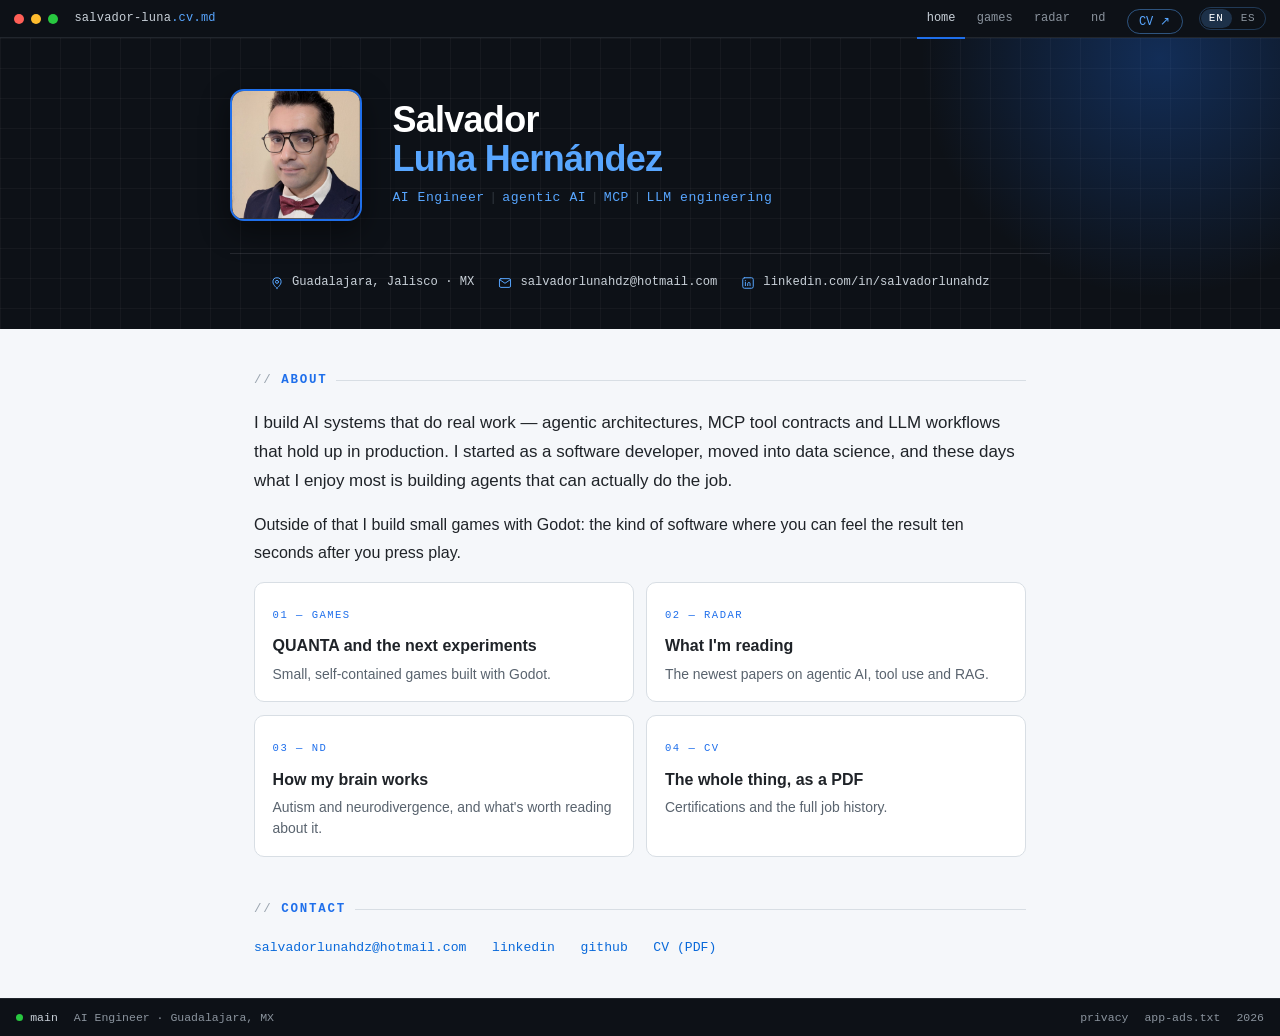
<file: index.html>
<!DOCTYPE html>
<html lang="en">
<head>
<meta charset="utf-8">
<meta name="viewport" content="width=device-width, initial-scale=1">
<title data-i18n="home.title">Salvador Luna — AI Engineer, agentic systems &amp; game developer</title>
<meta name="description" data-i18n-attr="content:home.desc" content="Salvador Luna (chavamoon) — AI engineer working on agentic systems, MCP tool contracts and ontology engineering. Maker of QUANTA, an endless momentum platformer for Android.">
<link rel="icon" href="/assets/favicon.svg" type="image/svg+xml">
<link rel="icon" href="/favicon.ico" sizes="32x32">
<link rel="apple-touch-icon" href="/assets/favicon-180.png">
<link rel="stylesheet" href="/assets/site.css">
<link rel="author" href="/humans.txt">
</head>
<body>

<div class="chrome">
  <span class="dots"><i></i><i></i><i></i></span>
  <span class="file">salvador-luna<em>.cv.md</em></span>
  <nav class="nav" aria-label="Sections" data-i18n-attr="aria-label:nav.label">
    <a href="/" class="on" aria-current="page" data-i18n="nav.home">home</a>
    <a href="/games/" data-i18n="nav.games">games</a>
    <a href="/radar/" data-i18n="nav.radar">radar</a>
    <a href="/nd/" data-i18n="nav.nd">nd</a>
    <a class="cv" href="/cv/Salvador_Luna_CV.pdf" target="_blank" rel="noopener" data-i18n="nav.cv">CV ↗</a>
  </nav>
  <span class="lang-switch" role="group" aria-label="Language" data-i18n-attr="aria-label:nav.lang">
    <button type="button" data-set-lang="en" class="on" aria-pressed="true">EN</button>
    <button type="button" data-set-lang="es" aria-pressed="false">ES</button>
  </span>
</div>

<header class="hero">
  <div class="hero-in">
    <img class="photo" src="/assets/photo.jpg" alt="Salvador Luna Hernández" width="132" height="132">
    <div>
      <h1>Salvador<em>Luna Hernández</em></h1>
      <p class="tagline" data-i18n-html="home.tagline">AI Engineer<span>|</span>agentic AI<span>|</span>MCP<span>|</span>LLM engineering</p>
    </div>
  </div>
  <ul class="contacts">
    <li>
      <svg viewBox="0 0 24 24"><path d="M12 21s7-5.6 7-11a7 7 0 1 0-14 0c0 5.4 7 11 7 11Z"/><circle cx="12" cy="10" r="2.6"/></svg>
      Guadalajara, Jalisco · MX
    </li>
    <li>
      <svg viewBox="0 0 24 24"><rect x="2.5" y="4.5" width="19" height="15" rx="2.4"/><path d="m3 6.4 9 6.1 9-6.1"/></svg>
      <a href="mailto:salvadorlunahdz@hotmail.com">salvadorlunahdz@hotmail.com</a>
    </li>
    <li>
      <svg viewBox="0 0 24 24"><rect x="3" y="3" width="18" height="18" rx="3"/><path d="M7.5 10.5v6M7.5 7.6v.1M11.5 16.5v-3.4a2 2 0 0 1 4 0v3.4"/></svg>
      <a href="https://www.linkedin.com/in/salvadorlunahdz/" target="_blank" rel="noopener">linkedin.com/in/salvadorlunahdz</a>
    </li>
  </ul>
</header>

<main>
  <section id="about">
    <h2 data-i18n="home.about">About</h2>
    <p class="lead" data-i18n="home.about1">
      I build AI systems that do real work — agentic architectures, MCP tool contracts and
      LLM workflows that hold up in production. I started as a software developer, moved
      into data science, and these days what I enjoy most is building agents that can
      actually do the job.
    </p>
    <p data-i18n="home.about2">
      Outside of that I build small games with Godot: the kind of software where you can
      feel the result ten seconds after you press play.
    </p>

    <div class="entries">
      <a class="entry" href="/games/">
        <span class="k" data-i18n="home.games.k">01 — games</span>
        <h3 data-i18n="home.games.t">QUANTA and the next experiments</h3>
        <p data-i18n="home.games.p">Small, self-contained games built with Godot.</p>
      </a>
      <a class="entry" href="/radar/">
        <span class="k" data-i18n="home.radar.k">02 — radar</span>
        <h3 data-i18n="home.radar.t">What I'm reading</h3>
        <p data-i18n="home.radar.p">The newest papers on agentic AI, tool use and RAG.</p>
      </a>
      <a class="entry" href="/nd/">
        <span class="k" data-i18n="home.nd.k">03 — nd</span>
        <h3 data-i18n="home.nd.t">How my brain works</h3>
        <p data-i18n="home.nd.p">Autism and neurodivergence, and what's worth reading about it.</p>
      </a>
      <a class="entry" href="/cv/Salvador_Luna_CV.pdf" target="_blank" rel="noopener">
        <span class="k" data-i18n="home.cv.k">04 — CV</span>
        <h3 data-i18n="home.cv.t">The whole thing, as a PDF</h3>
        <p data-i18n="home.cv.p">Certifications and the full job history.</p>
      </a>
    </div>
  </section>

  <section id="contact">
    <h2 data-i18n="common.contact">Contact</h2>
    <ul class="links">
      <li><a href="mailto:salvadorlunahdz@hotmail.com">salvadorlunahdz@hotmail.com</a></li>
      <li><a href="https://www.linkedin.com/in/salvadorlunahdz/" target="_blank" rel="noopener">linkedin</a></li>
      <li><a href="https://github.com/chavamoon" target="_blank" rel="noopener">github</a></li>
      <li><a href="/cv/Salvador_Luna_CV.pdf" target="_blank" rel="noopener">CV (PDF)</a></li>
    </ul>
  </section>
</main>

<footer class="status">
  <span><span class="dot"></span><span class="branch">main</span></span>
  <span data-i18n="footer.role">AI Engineer · Guadalajara, MX</span>
  <span class="right">
    <span><a href="/quanta/privacy/" style="color:inherit" data-i18n="footer.privacy">privacy</a></span>
    <span><a href="/app-ads.txt" style="color:inherit">app-ads.txt</a></span>
    <span id="y">2026</span>
  </span>
</footer>

<script src="/assets/i18n.js"></script>
<script src="/assets/app.js"></script>
</body>
</html>
</file>
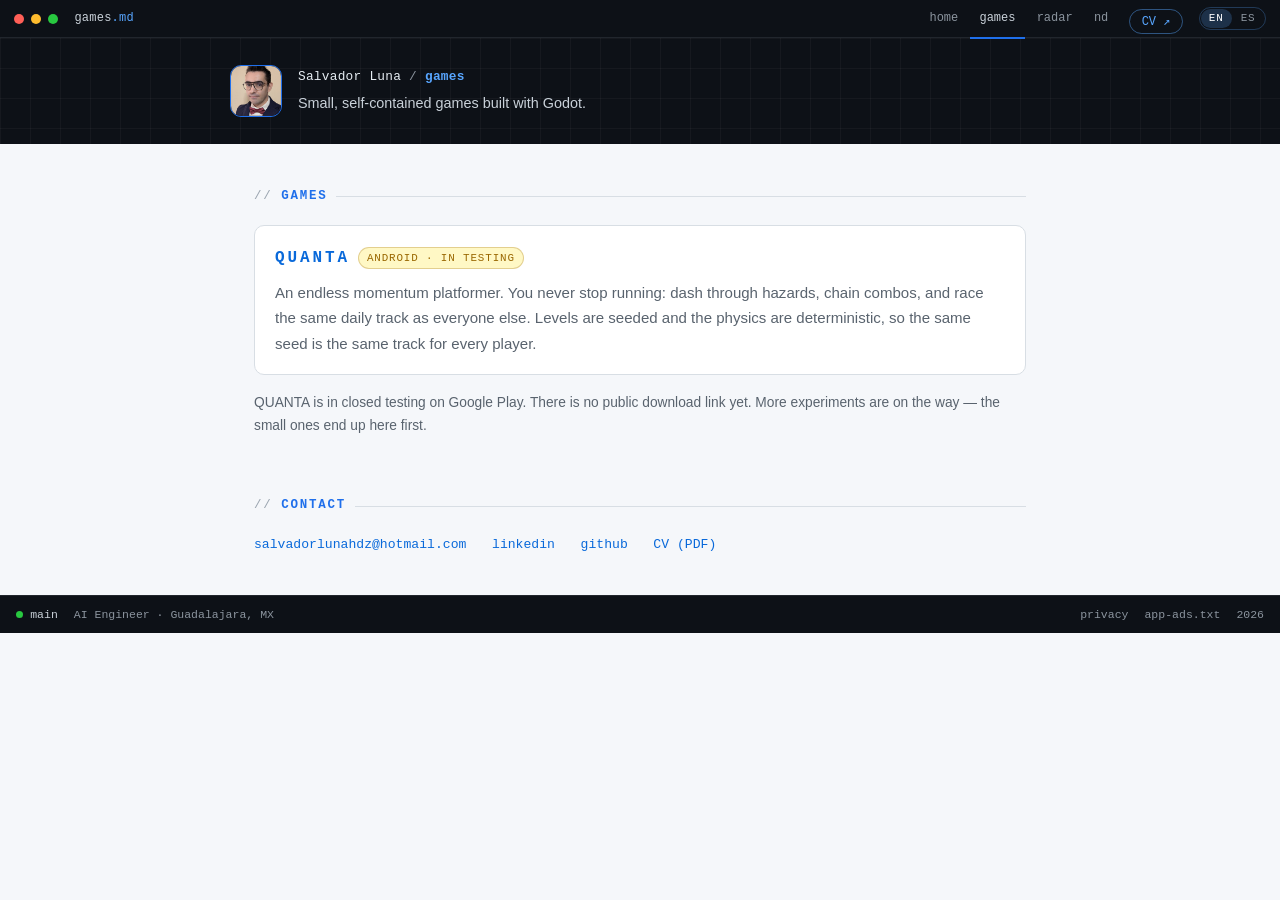
<file: games/index.html>
<!DOCTYPE html>
<html lang="en">
<head>
<meta charset="utf-8">
<meta name="viewport" content="width=device-width, initial-scale=1">
<title data-i18n="games.title">Games — Salvador Luna</title>
<meta name="description" data-i18n-attr="content:games.desc" content="Small, self-contained games built with Godot by Salvador Luna (chavamoon). QUANTA, an endless momentum platformer for Android.">
<link rel="icon" href="/assets/favicon.svg" type="image/svg+xml">
<link rel="icon" href="/favicon.ico" sizes="32x32">
<link rel="apple-touch-icon" href="/assets/favicon-180.png">
<link rel="stylesheet" href="/assets/site.css">
<link rel="author" href="/humans.txt">
</head>
<body>

<div class="chrome">
  <span class="dots"><i></i><i></i><i></i></span>
  <span class="file">games<em>.md</em></span>
  <nav class="nav" aria-label="Sections" data-i18n-attr="aria-label:nav.label">
    <a href="/" data-i18n="nav.home">home</a>
    <a href="/games/" class="on" aria-current="page" data-i18n="nav.games">games</a>
    <a href="/radar/" data-i18n="nav.radar">radar</a>
    <a href="/nd/" data-i18n="nav.nd">nd</a>
    <a class="cv" href="/cv/Salvador_Luna_CV.pdf" target="_blank" rel="noopener" data-i18n="nav.cv">CV ↗</a>
  </nav>
  <span class="lang-switch" role="group" aria-label="Language" data-i18n-attr="aria-label:nav.lang">
    <button type="button" data-set-lang="en" class="on" aria-pressed="true">EN</button>
    <button type="button" data-set-lang="es" aria-pressed="false">ES</button>
  </span>
</div>

<header class="page-head">
  <div class="page-in">
    <img class="avatar" src="/assets/photo.jpg" alt="" width="52" height="52">
    <div>
      <p class="crumb"><a href="/">Salvador Luna</a> / <b>games</b></p>
      <p class="page-sub" data-i18n="games.sub">Small, self-contained games built with Godot.</p>
    </div>
  </div>
</header>

<main>
  <section>
    <h2 data-i18n="games.h2">Games</h2>

    <a class="game" href="/quanta/">
      <b>QUANTA</b><span class="tag" data-i18n="games.tag">Android · in testing</span>
      <p data-i18n="games.quanta">
        An endless momentum platformer. You never stop running: dash through hazards,
        chain combos, and race the same daily track as everyone else. Levels are seeded
        and the physics are deterministic, so the same seed is the same track for every
        player.
      </p>
    </a>

    <p class="note" data-i18n="games.note">
      QUANTA is in closed testing on Google Play. There is no public download link yet.
      More experiments are on the way — the small ones end up here first.
    </p>
  </section>

  <section id="contact">
    <h2 data-i18n="common.contact">Contact</h2>
    <ul class="links">
      <li><a href="mailto:salvadorlunahdz@hotmail.com">salvadorlunahdz@hotmail.com</a></li>
      <li><a href="https://www.linkedin.com/in/salvadorlunahdz/" target="_blank" rel="noopener">linkedin</a></li>
      <li><a href="https://github.com/chavamoon" target="_blank" rel="noopener">github</a></li>
      <li><a href="/cv/Salvador_Luna_CV.pdf" target="_blank" rel="noopener">CV (PDF)</a></li>
    </ul>
  </section>
</main>

<footer class="status">
  <span><span class="dot"></span><span class="branch">main</span></span>
  <span data-i18n="footer.role">AI Engineer · Guadalajara, MX</span>
  <span class="right">
    <span><a href="/quanta/privacy/" style="color:inherit" data-i18n="footer.privacy">privacy</a></span>
    <span><a href="/app-ads.txt" style="color:inherit">app-ads.txt</a></span>
    <span id="y">2026</span>
  </span>
</footer>

<script src="/assets/i18n.js"></script>
<script src="/assets/app.js"></script>
</body>
</html>
</file>
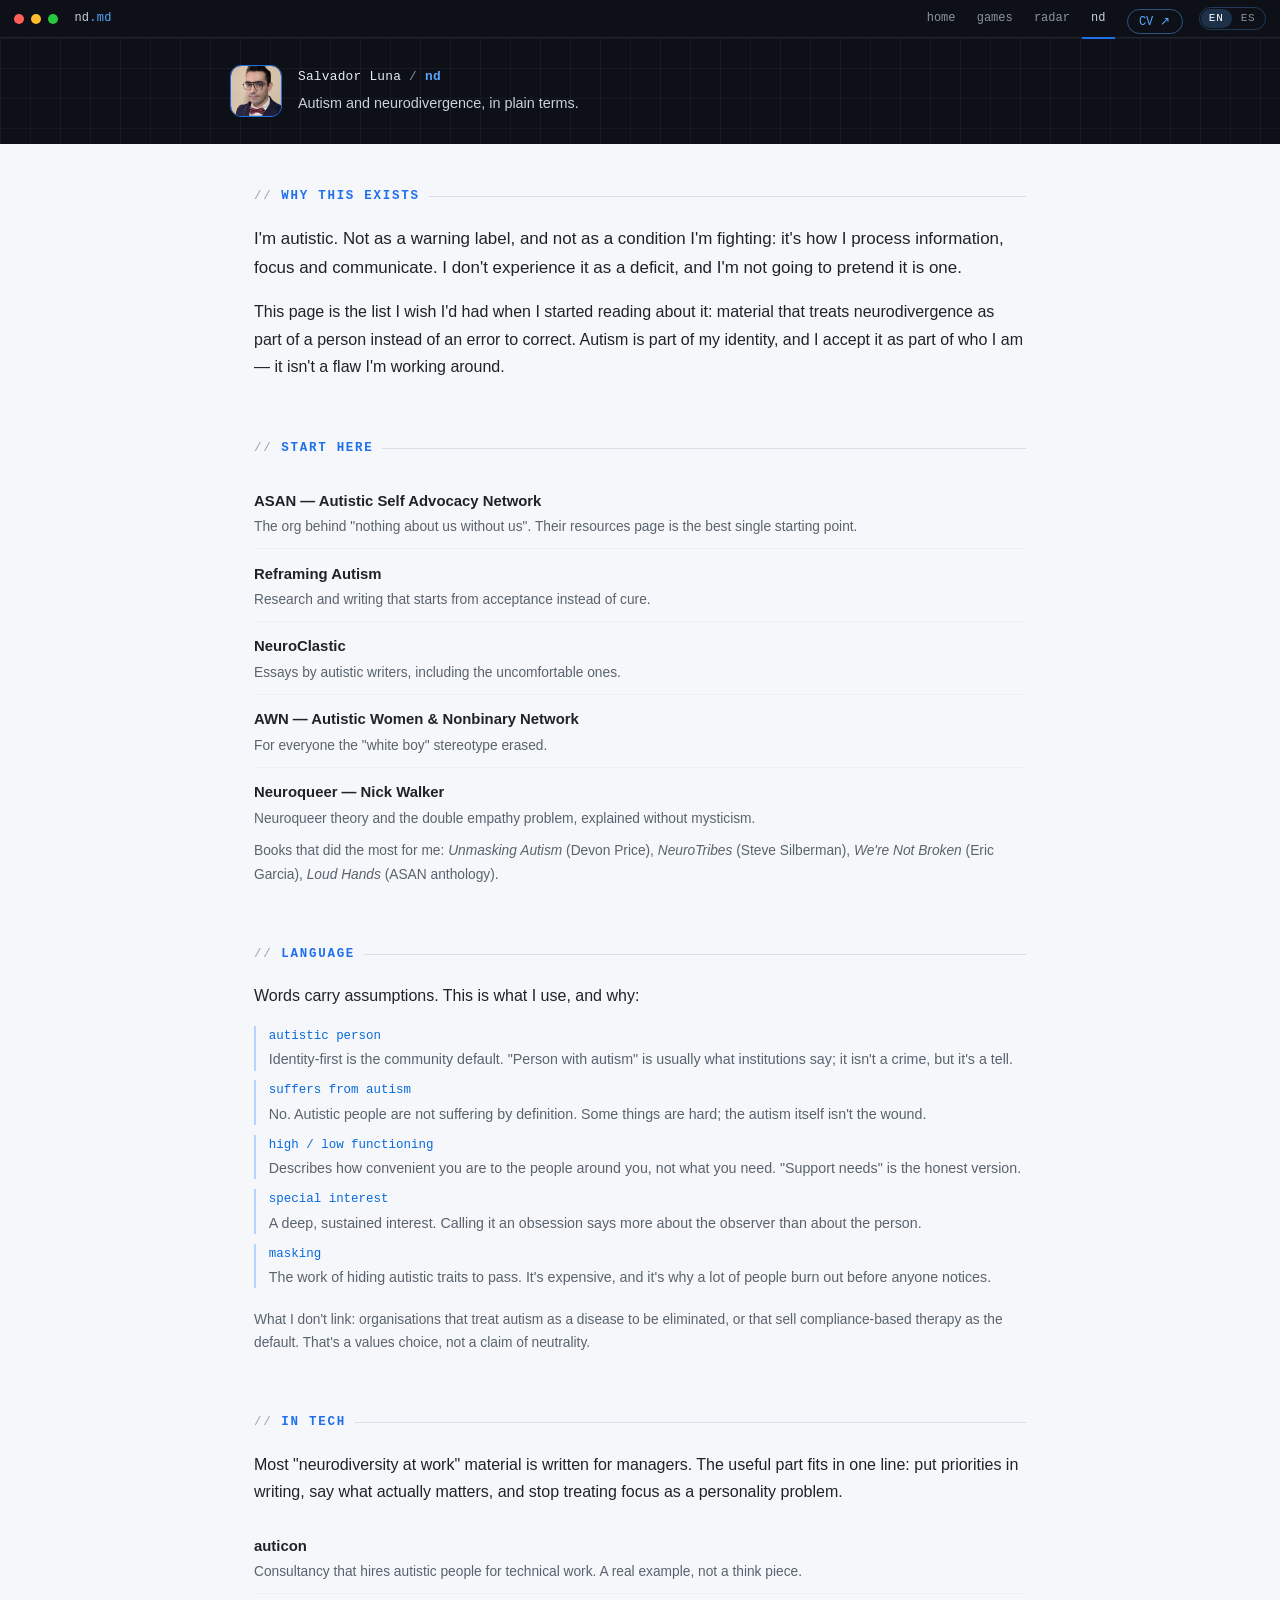
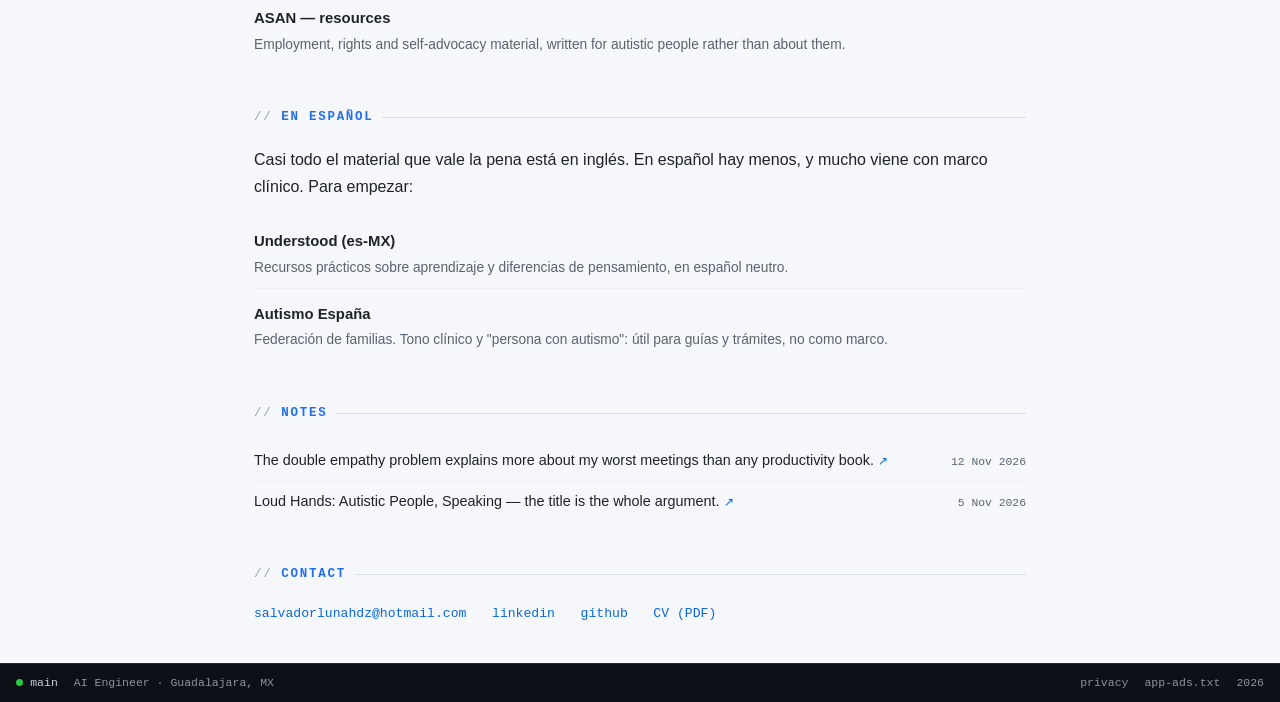
<file: nd/index.html>
<!DOCTYPE html>
<html lang="en">
<head>
<meta charset="utf-8">
<meta name="viewport" content="width=device-width, initial-scale=1">
<title>nd — Autism and neurodivergence — Salvador Luna</title>
<meta name="description" content="Salvador Luna on autism and neurodivergence: why he doesn't treat it as a deficit, the material worth reading, and the language he uses.">
<link rel="icon" href="/assets/favicon.svg" type="image/svg+xml">
<link rel="icon" href="/favicon.ico" sizes="32x32">
<link rel="apple-touch-icon" href="/assets/favicon-180.png">
<link rel="stylesheet" href="/assets/site.css">
<link rel="author" href="/humans.txt">
</head>
<body>

<div class="chrome">
  <span class="dots"><i></i><i></i><i></i></span>
  <span class="file">nd<em>.md</em></span>
  <nav class="nav" aria-label="Sections" data-i18n-attr="aria-label:nav.label">
    <a href="/" data-i18n="nav.home">home</a>
    <a href="/games/" data-i18n="nav.games">games</a>
    <a href="/radar/" data-i18n="nav.radar">radar</a>
    <a href="/nd/" class="on" aria-current="page" data-i18n="nav.nd">nd</a>
    <a class="cv" href="/cv/Salvador_Luna_CV.pdf" target="_blank" rel="noopener" data-i18n="nav.cv">CV ↗</a>
  </nav>
  <span class="lang-switch" role="group" aria-label="Language" data-i18n-attr="aria-label:nav.lang">
    <button type="button" data-set-lang="en" class="on" aria-pressed="true">EN</button>
    <button type="button" data-set-lang="es" aria-pressed="false">ES</button>
  </span>
</div>

<header class="page-head">
  <div class="page-in">
    <img class="avatar" src="/assets/photo.jpg" alt="" width="52" height="52">
    <div>
      <p class="crumb"><a href="/">Salvador Luna</a> / <b>nd</b></p>
      <p class="page-sub" data-i18n="nd.sub">Autism and neurodivergence, in plain terms.</p>
    </div>
  </div>
</header>

<main>
  <div data-lang="en">

    <section>
      <h2>Why this exists</h2>
      <p class="lead">
        I'm autistic. Not as a warning label, and not as a condition I'm fighting: it's
        how I process information, focus and communicate. I don't experience it as a
        deficit, and I'm not going to pretend it is one.
      </p>
      <p>
        This page is the list I wish I'd had when I started reading about it: material
        that treats neurodivergence as part of a person instead of an error to correct.
        Autism is part of my identity, and I accept it as part of who I am — it isn't a
        flaw I'm working around.
      </p>
    </section>

    <section>
      <h2>Start here</h2>
      <ul class="res">
        <li>
          <a href="https://autisticadvocacy.org/" target="_blank" rel="noopener">ASAN — Autistic Self Advocacy Network</a>
          <p>The org behind "nothing about us without us". Their resources page is the best single starting point.</p>
        </li>
        <li>
          <a href="https://reframingautism.org.au/" target="_blank" rel="noopener">Reframing Autism</a>
          <p>Research and writing that starts from acceptance instead of cure.</p>
        </li>
        <li>
          <a href="https://neuroclastic.com/" target="_blank" rel="noopener">NeuroClastic</a>
          <p>Essays by autistic writers, including the uncomfortable ones.</p>
        </li>
        <li>
          <a href="https://autisticwomen.org/" target="_blank" rel="noopener">AWN — Autistic Women &amp; Nonbinary Network</a>
          <p>For everyone the "white boy" stereotype erased.</p>
        </li>
        <li>
          <a href="https://neuroqueer.com/" target="_blank" rel="noopener">Neuroqueer — Nick Walker</a>
          <p>Neuroqueer theory and the double empathy problem, explained without mysticism.</p>
        </li>
      </ul>
      <p class="note">
        Books that did the most for me: <em>Unmasking Autism</em> (Devon Price),
        <em>NeuroTribes</em> (Steve Silberman), <em>We're Not Broken</em> (Eric Garcia),
        <em>Loud Hands</em> (ASAN anthology).
      </p>
    </section>

    <section>
      <h2>Language</h2>
      <p>Words carry assumptions. This is what I use, and why:</p>
      <dl class="terms">
        <div>
          <dt>autistic person</dt>
          <dd>Identity-first is the community default. "Person with autism" is usually what institutions say; it isn't a crime, but it's a tell.</dd>
        </div>
        <div>
          <dt>suffers from autism</dt>
          <dd>No. Autistic people are not suffering by definition. Some things are hard; the autism itself isn't the wound.</dd>
        </div>
        <div>
          <dt>high / low functioning</dt>
          <dd>Describes how convenient you are to the people around you, not what you need. "Support needs" is the honest version.</dd>
        </div>
        <div>
          <dt>special interest</dt>
          <dd>A deep, sustained interest. Calling it an obsession says more about the observer than about the person.</dd>
        </div>
        <div>
          <dt>masking</dt>
          <dd>The work of hiding autistic traits to pass. It's expensive, and it's why a lot of people burn out before anyone notices.</dd>
        </div>
      </dl>
      <p class="note">
        What I don't link: organisations that treat autism as a disease to be eliminated,
        or that sell compliance-based therapy as the default. That's a values choice, not
        a claim of neutrality.
      </p>
    </section>

    <section>
      <h2>In tech</h2>
      <p>
        Most "neurodiversity at work" material is written for managers. The useful part
        fits in one line: put priorities in writing, say what actually matters, and stop
        treating focus as a personality problem.
      </p>
      <ul class="res">
        <li>
          <a href="https://auticon.com/" target="_blank" rel="noopener">auticon</a>
          <p>Consultancy that hires autistic people for technical work. A real example, not a think piece.</p>
        </li>
        <li>
          <a href="https://autisticadvocacy.org/resources/" target="_blank" rel="noopener">ASAN — resources</a>
          <p>Employment, rights and self-advocacy material, written for autistic people rather than about them.</p>
        </li>
      </ul>
    </section>

    <section>
      <h2>En español</h2>
      <p>
        Casi todo el material que vale la pena está en inglés. En español hay menos, y
        mucho viene con marco clínico. Para empezar:
      </p>
      <ul class="res">
        <li>
          <a href="https://www.understood.org/es-mx" target="_blank" rel="noopener">Understood (es-MX)</a>
          <p>Recursos prácticos sobre aprendizaje y diferencias de pensamiento, en español neutro.</p>
        </li>
        <li>
          <a href="https://autismo.org.es/" target="_blank" rel="noopener">Autismo España</a>
          <p>Federación de familias. Tono clínico y "persona con autismo": útil para guías y trámites, no como marco.</p>
        </li>
      </ul>
    </section>

    <section>
      <h2>Notes</h2>
      <div data-notes="en">
        <ul class="feed">
          <li>
            <a class="ptitle" href="https://en.wikipedia.org/wiki/Double_empathy_problem" target="_blank" rel="noopener">The double empathy problem explains more about my worst meetings than any productivity book.</a>
            <span class="pmeta">12 Nov 2026</span>
          </li>
          <li>
            <a class="ptitle" href="https://autisticadvocacy.org/book/loud-hands-autistic-people-speaking/" target="_blank" rel="noopener">Loud Hands: Autistic People, Speaking — the title is the whole argument.</a>
            <span class="pmeta">5 Nov 2026</span>
          </li>
        </ul>
      </div>
    </section>

  </div>

  <div data-lang="es" hidden>

    <section>
      <h2>Por qué existe esto</h2>
      <p class="lead">
        Soy autista. No como etiqueta de advertencia ni como una condición que esté
        combatiendo: es cómo proceso la información, cómo me concentro y cómo me
        comunico. No lo vivo como un déficit y no voy a fingir que lo sea.
      </p>
      <p>
        Esta página es la lista que me habría gustado tener cuando empecé a leer sobre
        el tema: material que trata la neurodivergencia como parte de una persona, no
        como un error que corregir. El autismo es parte de mi identidad y lo acepto como
        parte de quien soy: no es un defecto que esté sorteando.
      </p>
    </section>

    <section>
      <h2>Para empezar</h2>
      <ul class="res">
        <li>
          <a href="https://autisticadvocacy.org/" target="_blank" rel="noopener">ASAN — Autistic Self Advocacy Network</a>
          <p>La organización detrás de "nada sobre nosotros sin nosotros". Su página de recursos es el mejor punto de partida.</p>
        </li>
        <li>
          <a href="https://reframingautism.org.au/" target="_blank" rel="noopener">Reframing Autism</a>
          <p>Investigación y textos que parten de la aceptación, no de la cura.</p>
        </li>
        <li>
          <a href="https://neuroclastic.com/" target="_blank" rel="noopener">NeuroClastic</a>
          <p>Ensayos de personas autistas, incluidos los incómodos.</p>
        </li>
        <li>
          <a href="https://autisticwomen.org/" target="_blank" rel="noopener">AWN — Autistic Women &amp; Nonbinary Network</a>
          <p>Para todes quienes quedaron fuera del estereotipo del "niño blanco".</p>
        </li>
        <li>
          <a href="https://neuroqueer.com/" target="_blank" rel="noopener">Neuroqueer — Nick Walker</a>
          <p>Teoría neuroqueer y el problema de la doble empatía, sin misticismo.</p>
        </li>
      </ul>
      <p class="note">
        Los libros que más me marcaron: <em>Unmasking Autism</em> (Devon Price),
        <em>NeuroTribes</em> (Steve Silberman), <em>We're Not Broken</em> (Eric Garcia),
        <em>Loud Hands</em> (antología de ASAN).
      </p>
    </section>

    <section>
      <h2>Lenguaje</h2>
      <p>Las palabras traen supuestos. Esto es lo que uso y por qué:</p>
      <dl class="terms">
        <div>
          <dt>persona autista</dt>
          <dd>Identidad primero: es lo que usa la comunidad. "Persona con autismo" suele ser lenguaje institucional; no es un crimen, pero delata de dónde viene.</dd>
        </div>
        <div>
          <dt>sufre de autismo</dt>
          <dd>No. No estamos sufriendo por definición. Hay cosas que cuestan; el autismo en sí no es la herida.</dd>
        </div>
        <div>
          <dt>alto / bajo funcionamiento</dt>
          <dd>Describe lo cómodo que eres para los demás, no lo que necesitas. "Necesidades de apoyo" es la versión honesta.</dd>
        </div>
        <div>
          <dt>interés especial</dt>
          <dd>Un interés profundo y sostenido. Llamarlo obsesión habla más de quien observa que de quien lo vive.</dd>
        </div>
        <div>
          <dt>masking</dt>
          <dd>El trabajo de esconder rasgos autistas para pasar desapercibido. Sale caro, y es la razón por la que mucha gente se quema antes de que nadie lo note.</dd>
        </div>
      </dl>
      <p class="note">
        Lo que no enlazo: organizaciones que tratan el autismo como una enfermedad a
        eliminar, o que venden terapias de obediencia como norma. Es una decisión de
        valores, no una pretensión de neutralidad.
      </p>
    </section>

    <section>
      <h2>En tech</h2>
      <p>
        Casi todo el material de "neurodiversidad en el trabajo" está escrito para
        managers. Lo útil cabe en una línea: deja las prioridades por escrito, di qué
        importa de verdad y deja de tratar la concentración como un problema de
        personalidad.
      </p>
      <ul class="res">
        <li>
          <a href="https://auticon.com/" target="_blank" rel="noopener">auticon</a>
          <p>Consultora que contrata a personas autistas para trabajo técnico. Un caso real, no una reflexión.</p>
        </li>
        <li>
          <a href="https://autisticadvocacy.org/resources/" target="_blank" rel="noopener">ASAN — recursos</a>
          <p>Material sobre empleo, derechos y autodefensa, escrito para personas autistas y no sobre ellas.</p>
        </li>
      </ul>
    </section>

    <section>
      <h2>Más recursos</h2>
      <p>
        Dos sitios que siguen el tema en español. El resto del material bueno que
        conozco está en inglés; las organizaciones de arriba son el punto de partida.
      </p>
      <ul class="res">
        <li>
          <a href="https://www.understood.org/es-mx" target="_blank" rel="noopener">Understood (es-MX)</a>
          <p>Recursos prácticos sobre aprendizaje y diferencias de pensamiento, en español neutro.</p>
        </li>
        <li>
          <a href="https://autismo.org.es/" target="_blank" rel="noopener">Autismo España</a>
          <p>Federación de familias. Tono clínico y "persona con autismo": útil para guías y trámites, no como marco.</p>
        </li>
      </ul>
    </section>

    <section>
      <h2>Notas</h2>
      <div data-notes="es">
        <ul class="feed">
          <li>
            <a class="ptitle" href="https://en.wikipedia.org/wiki/Double_empathy_problem" target="_blank" rel="noopener">El problema de la doble empatía explica más de mis peores reuniones que cualquier libro de productividad.</a>
            <span class="pmeta">12 Nov 2026</span>
          </li>
          <li>
            <a class="ptitle" href="https://autisticadvocacy.org/book/loud-hands-autistic-people-speaking/" target="_blank" rel="noopener">Loud Hands: Autistic People, Speaking — el título es todo el argumento.</a>
            <span class="pmeta">5 Nov 2026</span>
          </li>
        </ul>
      </div>
    </section>

  </div>

  <section id="contact">
    <h2 data-i18n="common.contact">Contact</h2>
    <ul class="links">
      <li><a href="mailto:salvadorlunahdz@hotmail.com">salvadorlunahdz@hotmail.com</a></li>
      <li><a href="https://www.linkedin.com/in/salvadorlunahdz/" target="_blank" rel="noopener">linkedin</a></li>
      <li><a href="https://github.com/chavamoon" target="_blank" rel="noopener">github</a></li>
      <li><a href="/cv/Salvador_Luna_CV.pdf" target="_blank" rel="noopener">CV (PDF)</a></li>
    </ul>
  </section>
</main>

<footer class="status">
  <span><span class="dot"></span><span class="branch">main</span></span>
  <span data-i18n="footer.role">AI Engineer · Guadalajara, MX</span>
  <span class="right">
    <span><a href="/quanta/privacy/" style="color:inherit" data-i18n="footer.privacy">privacy</a></span>
    <span><a href="/app-ads.txt" style="color:inherit">app-ads.txt</a></span>
    <span id="y">2026</span>
  </span>
</footer>

<script src="/assets/i18n.js"></script>
<script src="/assets/app.js"></script>
</body>
</html>
</file>
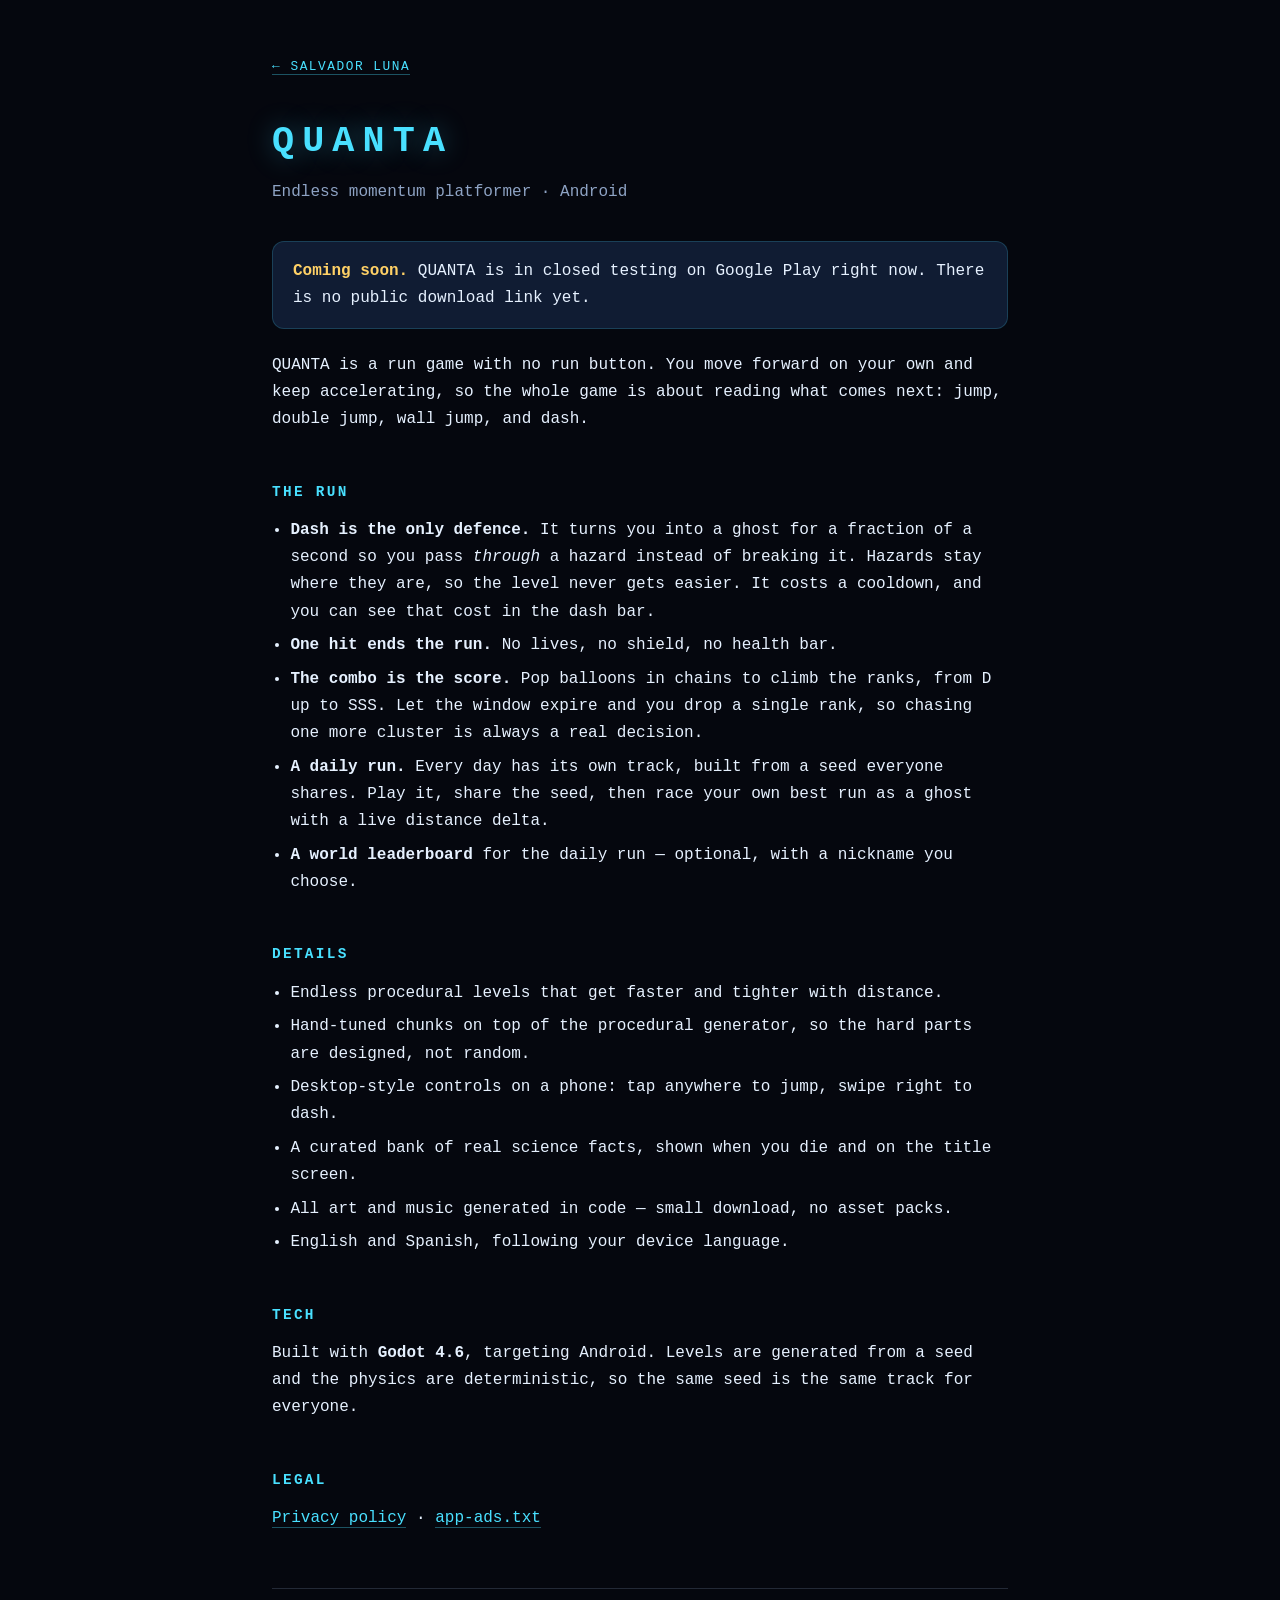
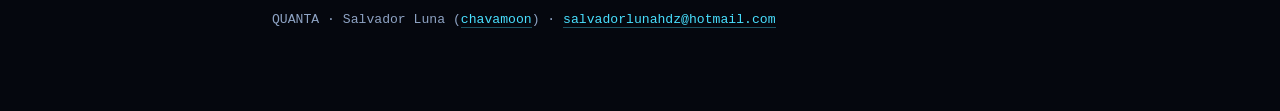
<file: quanta/index.html>
<!DOCTYPE html>
<html lang="en">
<head>
<meta charset="utf-8">
<meta name="viewport" content="width=device-width, initial-scale=1">
<title>QUANTA — an endless momentum platformer for Android</title>
<meta name="description" content="QUANTA: an endless momentum platformer. You never stop running — dash through hazards, chain combos, race the same daily track as everyone else.">
<style>
  :root { --ink:#05070e; --far:#101c33; --action:#49e0ff; --gold:#ffd166; --text:#e6f1ff; --dim:#8ea3c4; }
  * { box-sizing: border-box; }
  body { margin:0; background:var(--ink); color:var(--text);
         font:16px/1.7 ui-monospace, "SFMono-Regular", Consolas, monospace;
         padding:3.5rem 1.25rem 5rem; }
  main { max-width:46rem; margin:0 auto; }
  .back { font-size:.8rem; letter-spacing:.12em; text-transform:uppercase; margin:0 0 2rem; }
  h1 { font-size:2.3rem; letter-spacing:.22em; margin:0 0 .4rem; color:var(--action);
       text-shadow:0 0 26px rgba(73,224,255,.35); }
  .role { color:var(--dim); margin:0 0 2.2rem; }
  h2 { font-size:.9rem; letter-spacing:.16em; text-transform:uppercase; color:var(--action);
       margin:2.9rem 0 .8rem; }
  p { margin:0 0 1rem; }
  a { color:var(--action); text-decoration:none; border-bottom:1px solid rgba(73,224,255,.35); }
  a:hover { border-bottom-color:var(--action); }
  ul { padding-left:1.15rem; margin:0 0 1rem; }
  li { margin:.4rem 0; }
  code { background:var(--far); padding:.12em .42em; border-radius:4px; }
  .box { background:var(--far); border:1px solid rgba(73,224,255,.18); border-radius:12px;
         padding:1rem 1.25rem; margin:1.4rem 0; }
  .box b { color:var(--gold); }
  footer { margin-top:3.5rem; padding-top:1.2rem; border-top:1px solid rgba(142,163,196,.22);
           color:var(--dim); font-size:.82rem; }
</style>
</head>
<body>
<main>
  <p class="back"><a href="../">← Salvador Luna</a></p>

  <h1>QUANTA</h1>
  <p class="role">Endless momentum platformer · Android</p>

  <div class="box">
    <b>Coming soon.</b> QUANTA is in closed testing on Google Play right now.
    There is no public download link yet.
  </div>

  <p>
    QUANTA is a run game with no run button. You move forward on your own and keep
    accelerating, so the whole game is about reading what comes next: jump,
    double jump, wall jump, and dash.
  </p>

  <h2>The run</h2>
  <ul>
    <li><strong>Dash is the only defence.</strong> It turns you into a ghost for a
      fraction of a second so you pass <em>through</em> a hazard instead of
      breaking it. Hazards stay where they are, so the level never gets easier.
      It costs a cooldown, and you can see that cost in the dash bar.</li>
    <li><strong>One hit ends the run.</strong> No lives, no shield, no health bar.</li>
    <li><strong>The combo is the score.</strong> Pop balloons in chains to climb the
      ranks, from D up to SSS. Let the window expire and you drop a single rank, so
      chasing one more cluster is always a real decision.</li>
    <li><strong>A daily run.</strong> Every day has its own track, built from a seed
      everyone shares. Play it, share the seed, then race your own best run as a
      ghost with a live distance delta.</li>
    <li><strong>A world leaderboard</strong> for the daily run — optional, with a
      nickname you choose.</li>
  </ul>

  <h2>Details</h2>
  <ul>
    <li>Endless procedural levels that get faster and tighter with distance.</li>
    <li>Hand-tuned chunks on top of the procedural generator, so the hard parts are
      designed, not random.</li>
    <li>Desktop-style controls on a phone: tap anywhere to jump, swipe right to dash.</li>
    <li>A curated bank of real science facts, shown when you die and on the title
      screen.</li>
    <li>All art and music generated in code — small download, no asset packs.</li>
    <li>English and Spanish, following your device language.</li>
  </ul>

  <h2>Tech</h2>
  <p>
    Built with <strong>Godot 4.6</strong>, targeting Android. Levels are generated
    from a seed and the physics are deterministic, so the same seed is the same
    track for everyone.
  </p>

  <h2>Legal</h2>
  <p>
    <a href="privacy/">Privacy policy</a> ·
    <a href="../app-ads.txt">app-ads.txt</a>
  </p>

  <footer>
    QUANTA · Salvador Luna (<a href="https://github.com/chavamoon">chavamoon</a>) ·
    <a href="mailto:salvadorlunahdz@hotmail.com">salvadorlunahdz@hotmail.com</a>
  </footer>
</main>
</body>
</html>
</file>
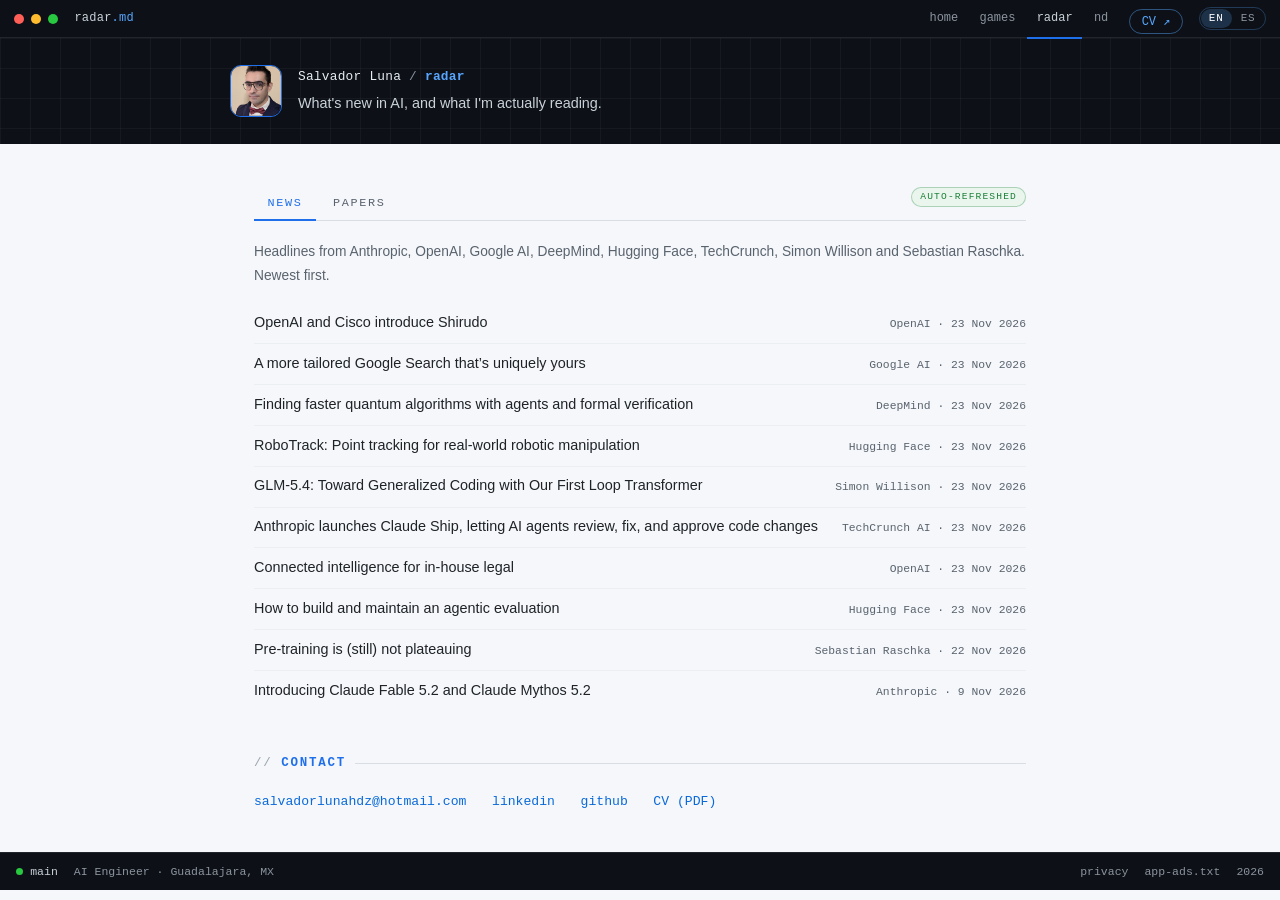
<file: radar/index.html>
<!DOCTYPE html>
<html lang="en">
<head>
<meta charset="utf-8">
<meta name="viewport" content="width=device-width, initial-scale=1">
<title data-i18n="radar.title">Radar — Salvador Luna</title>
<meta name="description" data-i18n-attr="content:radar.desc" content="What I'm reading: the newest AI headlines and the newest arXiv papers on agent architectures, tool use and MCP, retrieval, and evaluation.">
<link rel="icon" href="/assets/favicon.svg" type="image/svg+xml">
<link rel="icon" href="/favicon.ico" sizes="32x32">
<link rel="apple-touch-icon" href="/assets/favicon-180.png">
<link rel="stylesheet" href="/assets/site.css">
<link rel="author" href="/humans.txt">
</head>
<body>

<div class="chrome">
  <span class="dots"><i></i><i></i><i></i></span>
  <span class="file">radar<em>.md</em></span>
  <nav class="nav" aria-label="Sections" data-i18n-attr="aria-label:nav.label">
    <a href="/" data-i18n="nav.home">home</a>
    <a href="/games/" data-i18n="nav.games">games</a>
    <a href="/radar/" class="on" aria-current="page" data-i18n="nav.radar">radar</a>
    <a href="/nd/" data-i18n="nav.nd">nd</a>
    <a class="cv" href="/cv/Salvador_Luna_CV.pdf" target="_blank" rel="noopener" data-i18n="nav.cv">CV ↗</a>
  </nav>
  <span class="lang-switch" role="group" aria-label="Language" data-i18n-attr="aria-label:nav.lang">
    <button type="button" data-set-lang="en" class="on" aria-pressed="true">EN</button>
    <button type="button" data-set-lang="es" aria-pressed="false">ES</button>
  </span>
</div>

<header class="page-head">
  <div class="page-in">
    <img class="avatar" src="/assets/photo.jpg" alt="" width="52" height="52">
    <div>
      <p class="crumb"><a href="/">Salvador Luna</a> / <b>radar</b></p>
      <p class="page-sub" data-i18n="radar.sub">What's new in AI, and what I'm actually reading.</p>
    </div>
  </div>
</header>

<main>
  <section>
    <div class="radar-bar">
      <div class="tabs" role="tablist" aria-label="Radar" data-i18n-attr="aria-label:radar.tabs.label">
        <button class="tab on" id="tab-news" role="tab" data-panel="news"
                aria-controls="panel-news" aria-selected="true" data-i18n="radar.tab.news">news</button>
        <button class="tab" id="tab-papers" role="tab" data-panel="papers"
                aria-controls="panel-papers" aria-selected="false" data-i18n="radar.tab.papers">papers</button>
      </div>
      <span class="live" data-i18n="radar.auto">auto-refreshed</span>
    </div>

    <div class="panel" id="panel-news" role="tabpanel" aria-labelledby="tab-news">
      <p class="note" data-i18n="radar.news.note">
        Headlines from Anthropic, OpenAI, Google AI, DeepMind, Hugging Face,
        TechCrunch, Simon Willison and Sebastian Raschka. Newest first.
      </p>

      <div id="news">
        <ul class="feed">
          <li><a class="ptitle" href="https://www.anthropic.com/news" target="_blank" rel="noopener">Anthropic</a><span class="pmeta">news</span></li>
          <li><a class="ptitle" href="https://blog.google/technology/ai/" target="_blank" rel="noopener">Google AI</a><span class="pmeta">blog</span></li>
          <li><a class="ptitle" href="https://deepmind.google/discover/blog/" target="_blank" rel="noopener">DeepMind</a><span class="pmeta">blog</span></li>
          <li><a class="ptitle" href="https://huggingface.co/blog" target="_blank" rel="noopener">Hugging Face</a><span class="pmeta">blog</span></li>
          <li><a class="ptitle" href="https://techcrunch.com/category/artificial-intelligence/" target="_blank" rel="noopener">TechCrunch AI</a><span class="pmeta">news</span></li>
          <li><a class="ptitle" href="https://simonwillison.net/" target="_blank" rel="noopener">Simon Willison</a><span class="pmeta">blog</span></li>
          <li><a class="ptitle" href="https://sebastianraschka.com/blog/" target="_blank" rel="noopener">Sebastian Raschka</a><span class="pmeta">blog</span></li>
        </ul>
      </div>
    </div>

    <div class="panel" id="panel-papers" role="tabpanel" aria-labelledby="tab-papers">
      <p class="note" data-i18n="radar.papers.note">
        Four topics I follow, four papers each — the newest the arXiv API returned
        this week.
      </p>

      <div id="papers">
        <div class="feed-group">
          <h3><span data-i18n="radar.browse">Browse on arXiv</span></h3>
          <ul class="feed">
            <li>
              <a class="ptitle" href="https://arxiv.org/search/?searchtype=all&amp;query=LLM+agents&amp;order=-announced_date_first" target="_blank" rel="noopener" data-i18n="radar.topic1">LLM agents &amp; agent architectures</a>
              <span class="pmeta" data-i18n="radar.newest">newest first</span>
            </li>
            <li>
              <a class="ptitle" href="https://arxiv.org/search/?searchtype=all&amp;query=model+context+protocol&amp;order=-announced_date_first" target="_blank" rel="noopener" data-i18n="radar.topic2">Tool use &amp; MCP</a>
              <span class="pmeta" data-i18n="radar.newest">newest first</span>
            </li>
            <li>
              <a class="ptitle" href="https://arxiv.org/search/?searchtype=all&amp;query=retrieval-augmented+generation&amp;order=-announced_date_first" target="_blank" rel="noopener" data-i18n="radar.topic3">Retrieval &amp; RAG</a>
              <span class="pmeta" data-i18n="radar.newest">newest first</span>
            </li>
            <li>
              <a class="ptitle" href="https://arxiv.org/list/cs.AI/recent" target="_blank" rel="noopener" data-i18n="radar.topic4">Everything new in cs.AI</a>
              <span class="pmeta">arxiv.org/list/cs.AI/recent</span>
            </li>
          </ul>
        </div>
      </div>
    </div>
  </section>

  <section id="contact">
    <h2 data-i18n="common.contact">Contact</h2>
    <ul class="links">
      <li><a href="mailto:salvadorlunahdz@hotmail.com">salvadorlunahdz@hotmail.com</a></li>
      <li><a href="https://www.linkedin.com/in/salvadorlunahdz/" target="_blank" rel="noopener">linkedin</a></li>
      <li><a href="https://github.com/chavamoon" target="_blank" rel="noopener">github</a></li>
      <li><a href="/cv/Salvador_Luna_CV.pdf" target="_blank" rel="noopener">CV (PDF)</a></li>
    </ul>
  </section>
</main>

<footer class="status">
  <span><span class="dot"></span><span class="branch">main</span></span>
  <span data-i18n="footer.role">AI Engineer · Guadalajara, MX</span>
  <span class="right">
    <span><a href="/quanta/privacy/" style="color:inherit" data-i18n="footer.privacy">privacy</a></span>
    <span><a href="/app-ads.txt" style="color:inherit">app-ads.txt</a></span>
    <span id="y">2026</span>
  </span>
</footer>

<script src="/assets/i18n.js"></script>
<script src="/assets/app.js"></script>
</body>
</html>
</file>
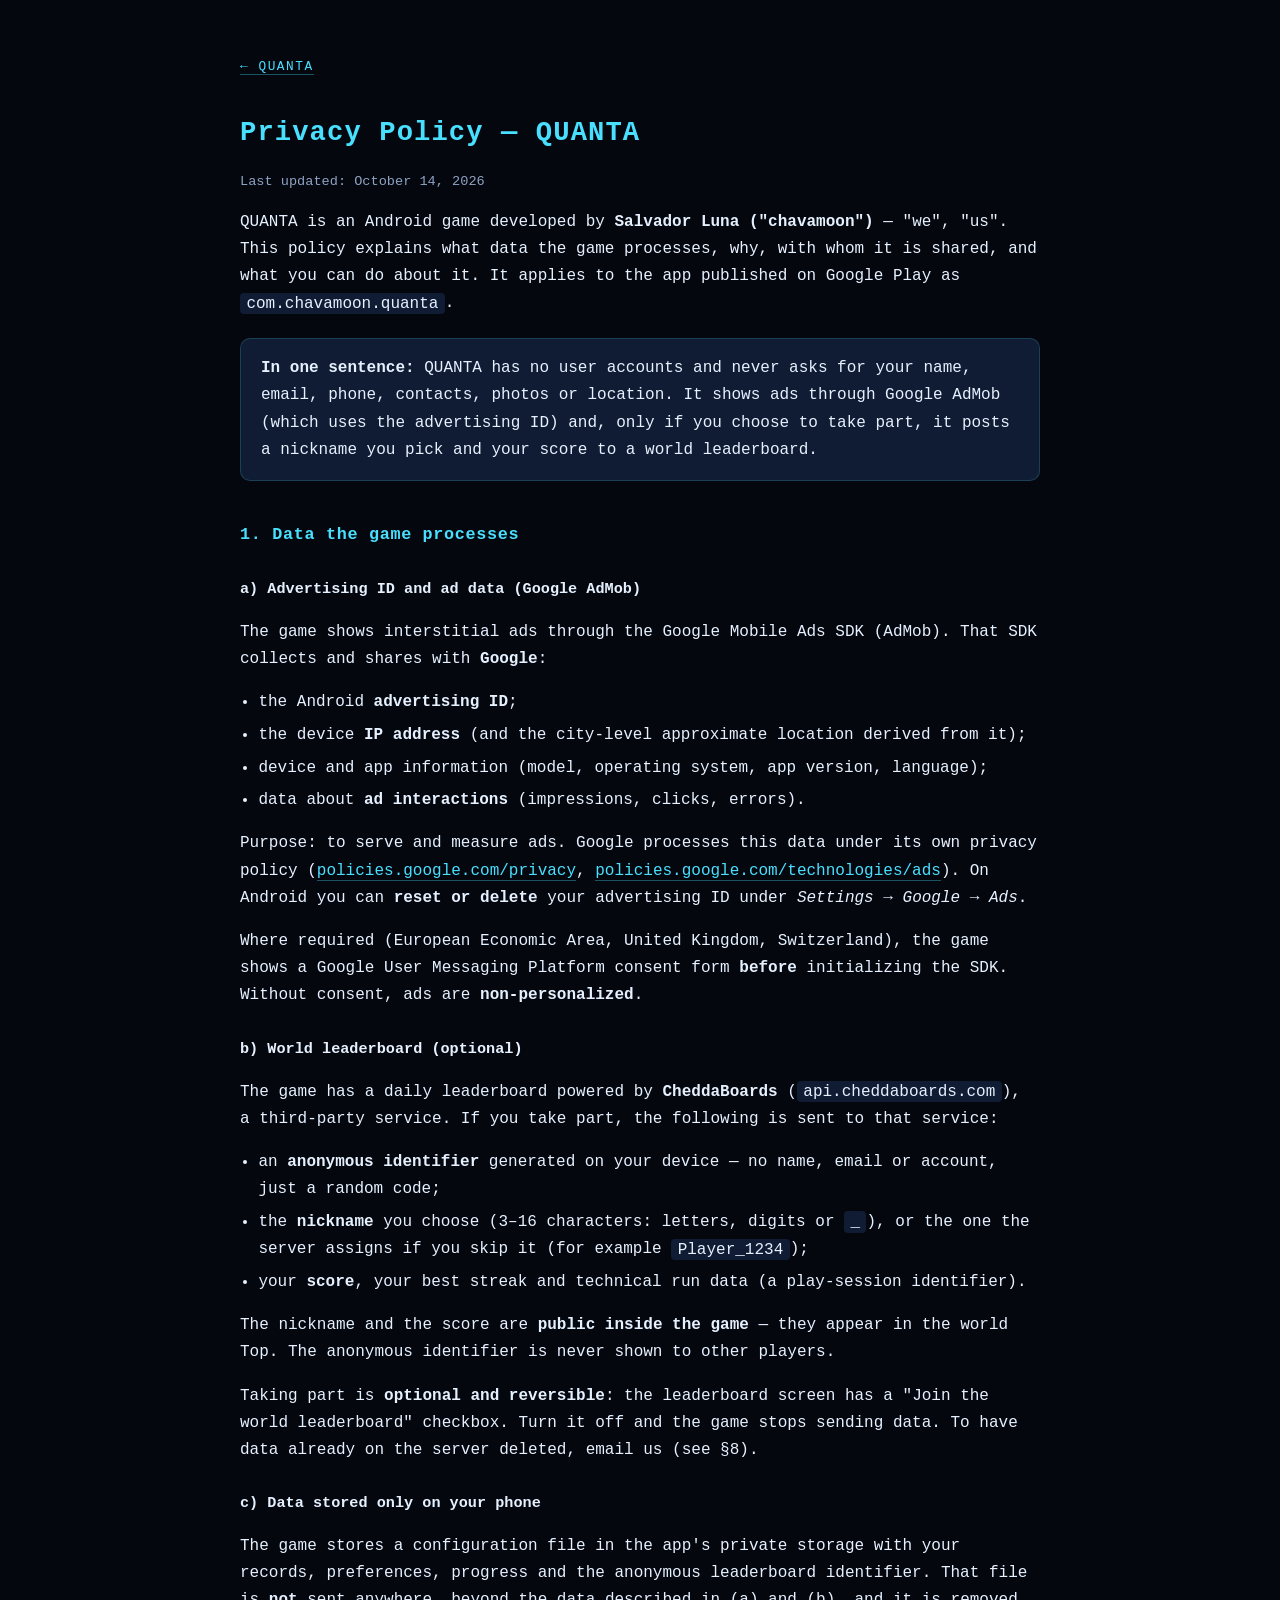
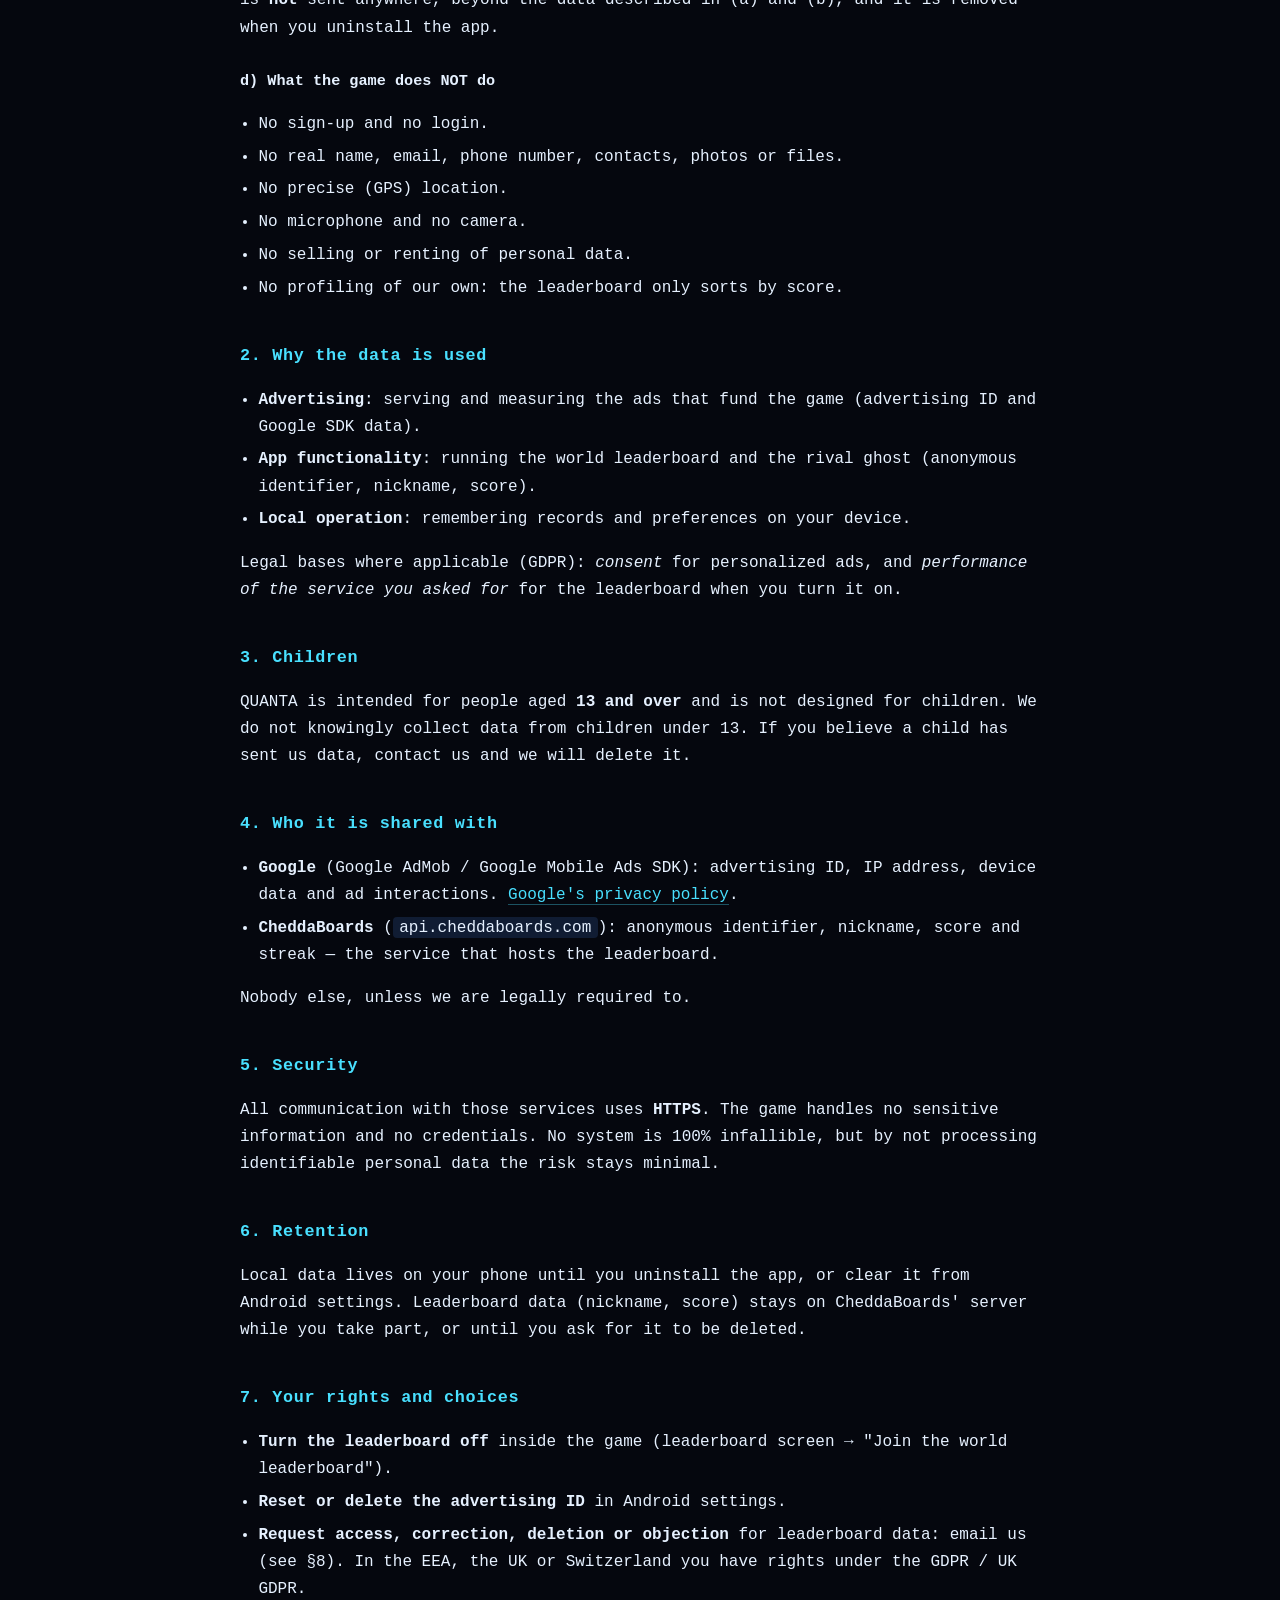
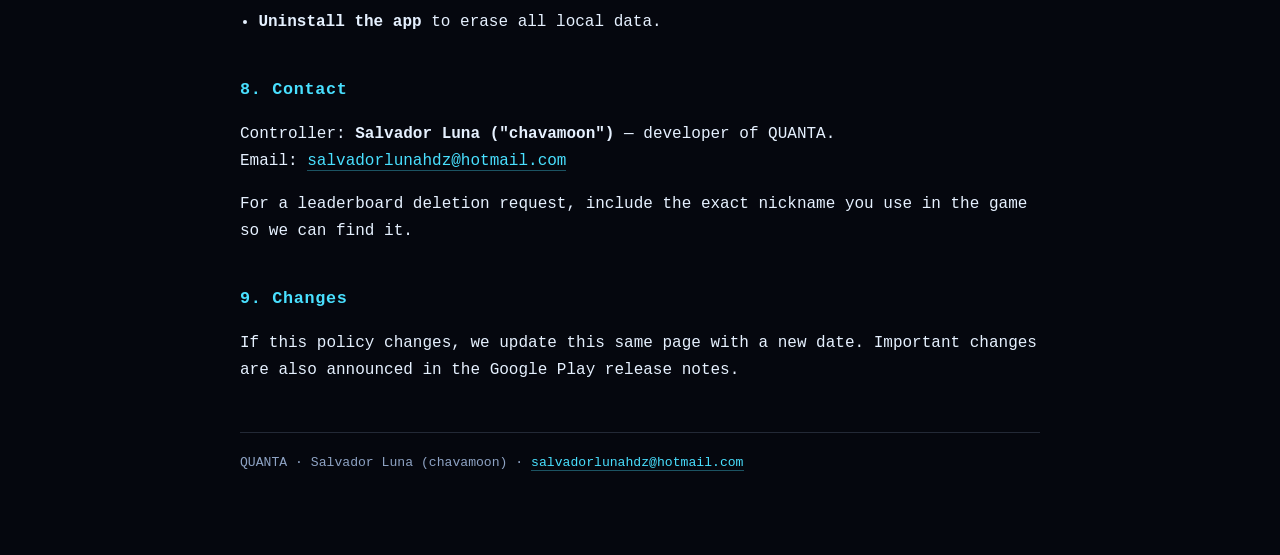
<file: quanta/privacy/index.html>
<!DOCTYPE html>
<html lang="en">
<head>
<meta charset="utf-8">
<meta name="viewport" content="width=device-width, initial-scale=1">
<title>Privacy Policy — QUANTA</title>
<meta name="description" content="Privacy policy for the Android game QUANTA.">
<style>
  :root { --ink:#05070e; --far:#101c33; --action:#49e0ff; --text:#e6f1ff; --dim:#8ea3c4; }
  * { box-sizing: border-box; }
  body { margin:0; background:var(--ink); color:var(--text);
         font:16px/1.7 ui-monospace, "SFMono-Regular", Consolas, monospace;
         padding:3.5rem 1.25rem 5rem; }
  main { max-width:50rem; margin:0 auto; }
  .back { font-size:.8rem; letter-spacing:.12em; text-transform:uppercase; margin:0 0 2rem; }
  h1 { font-size:1.7rem; letter-spacing:.04em; margin:0 0 .3rem; color:var(--action); }
  h2 { font-size:1.05rem; letter-spacing:.04em; margin:2.5rem 0 .6rem; color:var(--action); }
  h3 { font-size:.95rem; margin:1.7rem 0 .4rem; color:var(--text); }
  a { color:var(--action); text-decoration:none; border-bottom:1px solid rgba(73,224,255,.35); }
  a:hover { border-bottom-color:var(--action); }
  table { width:100%; border-collapse:collapse; margin:1rem 0; font-size:.85rem; }
  th, td { border:1px solid rgba(73,224,255,.18); padding:.5rem .6rem; text-align:left; vertical-align:top; }
  th { background:var(--far); }
  code { background:var(--far); padding:.1em .4em; border-radius:4px; }
  ul { padding-left:1.15rem; } li { margin:.35rem 0; }
  .meta { color:var(--dim); font-size:.85rem; }
  .box { background:var(--far); border:1px solid rgba(73,224,255,.18); border-radius:10px;
         padding:1rem 1.25rem; margin:1.3rem 0; }
  footer { margin-top:3rem; padding-top:1.2rem; border-top:1px solid rgba(142,163,196,.22);
           color:var(--dim); font-size:.82rem; }
</style>
</head>
<body>
<main>
  <p class="back"><a href="../">← QUANTA</a></p>

  <h1>Privacy Policy — QUANTA</h1>
  <p class="meta">Last updated: October 14, 2026</p>

  <p>
    QUANTA is an Android game developed by <strong>Salvador Luna
    ("chavamoon")</strong> — "we", "us". This policy explains what data the game
    processes, why, with whom it is shared, and what you can do about it. It
    applies to the app published on Google Play as
    <code>com.chavamoon.quanta</code>.
  </p>

  <div class="box">
    <strong>In one sentence:</strong> QUANTA has no user accounts and never asks
    for your name, email, phone, contacts, photos or location. It shows ads
    through Google AdMob (which uses the advertising ID) and, only if you choose
    to take part, it posts a nickname you pick and your score to a world
    leaderboard.
  </div>

  <h2>1. Data the game processes</h2>

  <h3>a) Advertising ID and ad data (Google AdMob)</h3>
  <p>
    The game shows interstitial ads through the Google Mobile Ads SDK (AdMob).
    That SDK collects and shares with <strong>Google</strong>:
  </p>
  <ul>
    <li>the Android <strong>advertising ID</strong>;</li>
    <li>the device <strong>IP address</strong> (and the city-level approximate
      location derived from it);</li>
    <li>device and app information (model, operating system, app version, language);</li>
    <li>data about <strong>ad interactions</strong> (impressions, clicks, errors).</li>
  </ul>
  <p>
    Purpose: to serve and measure ads. Google processes this data under its own
    privacy policy
    (<a href="https://policies.google.com/privacy">policies.google.com/privacy</a>,
    <a href="https://policies.google.com/technologies/ads">policies.google.com/technologies/ads</a>).
    On Android you can <strong>reset or delete</strong> your advertising ID under
    <em>Settings → Google → Ads</em>.
  </p>
  <p>
    Where required (European Economic Area, United Kingdom, Switzerland), the game
    shows a Google User Messaging Platform consent form <strong>before</strong>
    initializing the SDK. Without consent, ads are <strong>non-personalized</strong>.
  </p>

  <h3>b) World leaderboard (optional)</h3>
  <p>
    The game has a daily leaderboard powered by <strong>CheddaBoards</strong>
    (<code>api.cheddaboards.com</code>), a third-party service. If you take part,
    the following is sent to that service:
  </p>
  <ul>
    <li>an <strong>anonymous identifier</strong> generated on your device — no
      name, email or account, just a random code;</li>
    <li>the <strong>nickname</strong> you choose (3–16 characters: letters, digits
      or <code>_</code>), or the one the server assigns if you skip it (for example
      <code>Player_1234</code>);</li>
    <li>your <strong>score</strong>, your best streak and technical run data (a
      play-session identifier).</li>
  </ul>
  <p>
    The nickname and the score are <strong>public inside the game</strong> — they
    appear in the world Top. The anonymous identifier is never shown to other
    players.
  </p>
  <p>
    Taking part is <strong>optional and reversible</strong>: the leaderboard screen
    has a "Join the world leaderboard" checkbox. Turn it off and the game stops
    sending data. To have data already on the server deleted, email us (see §8).
  </p>

  <h3>c) Data stored only on your phone</h3>
  <p>
    The game stores a configuration file in the app's private storage with your
    records, preferences, progress and the anonymous leaderboard identifier. That
    file is <strong>not</strong> sent anywhere, beyond the data described in (a)
    and (b), and it is removed when you uninstall the app.
  </p>

  <h3>d) What the game does NOT do</h3>
  <ul>
    <li>No sign-up and no login.</li>
    <li>No real name, email, phone number, contacts, photos or files.</li>
    <li>No precise (GPS) location.</li>
    <li>No microphone and no camera.</li>
    <li>No selling or renting of personal data.</li>
    <li>No profiling of our own: the leaderboard only sorts by score.</li>
  </ul>

  <h2>2. Why the data is used</h2>
  <ul>
    <li><strong>Advertising</strong>: serving and measuring the ads that fund the
      game (advertising ID and Google SDK data).</li>
    <li><strong>App functionality</strong>: running the world leaderboard and the
      rival ghost (anonymous identifier, nickname, score).</li>
    <li><strong>Local operation</strong>: remembering records and preferences on
      your device.</li>
  </ul>
  <p>
    Legal bases where applicable (GDPR): <em>consent</em> for personalized ads, and
    <em>performance of the service you asked for</em> for the leaderboard when you
    turn it on.
  </p>

  <h2>3. Children</h2>
  <p>
    QUANTA is intended for people aged <strong>13 and over</strong> and is not
    designed for children. We do not knowingly collect data from children under 13.
    If you believe a child has sent us data, contact us and we will delete it.
  </p>

  <h2>4. Who it is shared with</h2>
  <ul>
    <li><strong>Google</strong> (Google AdMob / Google Mobile Ads SDK): advertising
      ID, IP address, device data and ad interactions.
      <a href="https://policies.google.com/privacy">Google's privacy policy</a>.</li>
    <li><strong>CheddaBoards</strong> (<code>api.cheddaboards.com</code>): anonymous
      identifier, nickname, score and streak — the service that hosts the
      leaderboard.</li>
  </ul>
  <p>Nobody else, unless we are legally required to.</p>

  <h2>5. Security</h2>
  <p>
    All communication with those services uses <strong>HTTPS</strong>. The game
    handles no sensitive information and no credentials. No system is 100%
    infallible, but by not processing identifiable personal data the risk stays
    minimal.
  </p>

  <h2>6. Retention</h2>
  <p>
    Local data lives on your phone until you uninstall the app, or clear it from
    Android settings. Leaderboard data (nickname, score) stays on CheddaBoards'
    server while you take part, or until you ask for it to be deleted.
  </p>

  <h2>7. Your rights and choices</h2>
  <ul>
    <li><strong>Turn the leaderboard off</strong> inside the game (leaderboard
      screen → "Join the world leaderboard").</li>
    <li><strong>Reset or delete the advertising ID</strong> in Android settings.</li>
    <li><strong>Request access, correction, deletion or objection</strong> for
      leaderboard data: email us (see §8). In the EEA, the UK or Switzerland you
      have rights under the GDPR / UK GDPR.</li>
    <li><strong>Uninstall the app</strong> to erase all local data.</li>
  </ul>

  <h2>8. Contact</h2>
  <p>
    Controller: <strong>Salvador Luna ("chavamoon")</strong> — developer of
    QUANTA.<br>
    Email: <a href="mailto:salvadorlunahdz@hotmail.com">salvadorlunahdz@hotmail.com</a>
  </p>
  <p>
    For a leaderboard deletion request, include the exact nickname you use in the
    game so we can find it.
  </p>

  <h2>9. Changes</h2>
  <p>
    If this policy changes, we update this same page with a new date. Important
    changes are also announced in the Google Play release notes.
  </p>

  <footer>
    QUANTA · Salvador Luna (chavamoon) ·
    <a href="mailto:salvadorlunahdz@hotmail.com">salvadorlunahdz@hotmail.com</a>
  </footer>
</main>
</body>
</html>
</file>
<file: assets/site.css>
/* ---------- tokens ---------- */
:root {
  --ink:#1f2328; --dim:#59636e; --rule:#d8dee4; --hair:#eceff2;
  --paper:#ffffff; --wash:#f5f7fa; --blue:#1f6feb; --blue-ink:#0969da;
  --chip:#b6d4fe; --dark:#0d1117; --dark-2:#161b22; --dark-rule:#21262d;
  --on-dark:#c9d1d9; --on-dark-dim:#8b949e; --sky:#58a6ff;
  --sans:-apple-system,BlinkMacSystemFont,"Segoe UI",Roboto,Helvetica,Arial,sans-serif;
  --mono:ui-monospace,"SFMono-Regular","Cascadia Mono",Consolas,"Liberation Mono",monospace;
}
* { box-sizing:border-box; }
html { scroll-behavior:smooth; }
body { margin:0; background:var(--wash); color:var(--ink); font:16px/1.7 var(--sans);
       -webkit-font-smoothing:antialiased; }
a { color:var(--blue-ink); text-decoration:none; }
a:hover { text-decoration:underline; text-underline-offset:2px; }

/* ---------- editor chrome ---------- */
.chrome { position:sticky; top:0; z-index:50; display:flex; align-items:center; gap:1rem;
          height:38px; padding:0 .9rem; background:var(--dark);
          border-bottom:1px solid var(--dark-rule); font-family:var(--mono); font-size:12px;
          color:var(--on-dark-dim); }
.dots { display:flex; gap:7px; }
.dots i { width:10px; height:10px; border-radius:50%; display:block; }
.dots i:nth-child(1){ background:#ff5f57; } .dots i:nth-child(2){ background:#febc2e; }
.dots i:nth-child(3){ background:#28c840; }
.file { color:var(--on-dark); letter-spacing:.02em; white-space:nowrap; }
.file em { color:var(--sky); font-style:normal; }
nav.nav { margin-left:auto; display:flex; align-items:center; gap:2px; overflow-x:auto;
          min-width:0; scrollbar-width:none; }
nav.nav::-webkit-scrollbar { display:none; }
nav.nav a { color:var(--on-dark-dim); text-decoration:none; padding:0 .6rem; line-height:38px;
            border-bottom:2px solid transparent; white-space:nowrap; transition:color .15s; }
nav.nav a:hover { color:var(--on-dark); text-decoration:none; }
nav.nav a.on { color:var(--on-dark); border-bottom-color:var(--blue); }
nav.nav a.cv { color:var(--sky); margin-left:.6rem; border:1px solid rgba(88,166,255,.45);
               border-radius:999px; padding:.16rem .7rem; line-height:1.5; margin-top:6px; }
nav.nav a.cv:hover { background:rgba(88,166,255,.12); }

/* ---------- home hero ---------- */
.hero { position:relative; background:var(--dark); color:#fff; overflow:hidden;
        padding:3.2rem 1.5rem 2.2rem; }
.hero::before { content:""; position:absolute; inset:0;
        background-image:linear-gradient(rgba(255,255,255,.035) 1px,transparent 1px),
                         linear-gradient(90deg,rgba(255,255,255,.035) 1px,transparent 1px);
        background-size:30px 30px; }
.hero::after { content:""; position:absolute; width:520px; height:520px; right:-140px; top:-240px;
        background:radial-gradient(circle,rgba(31,111,235,.30),transparent 65%); }
.hero-in { position:relative; max-width:820px; margin:0 auto; display:flex; align-items:center;
           gap:1.9rem; }
.photo { width:132px; height:132px; border-radius:14px; object-fit:cover; flex:none;
         border:2px solid var(--blue); box-shadow:0 10px 30px rgba(0,0,0,.45); }
h1 { font-size:2.25rem; line-height:1.08; letter-spacing:-.02em; margin:0 0 .55rem; font-weight:700; }
h1 em { display:block; font-style:normal; color:var(--sky); }
.tagline { font-family:var(--mono); font-size:.82rem; letter-spacing:.04em; color:var(--sky); margin:0; }
.tagline span { color:#30363d; padding:0 .35em; }
.contacts { position:relative; max-width:820px; margin:2rem auto 0; padding-top:1.1rem;
            border-top:1px solid rgba(240,246,252,.10); list-style:none;
            display:flex; flex-wrap:wrap; gap:.55rem 1.5rem; font-family:var(--mono);
            font-size:.76rem; color:var(--on-dark); }
.contacts li { display:flex; align-items:center; gap:.5rem; }
.contacts svg { width:14px; height:14px; stroke:var(--sky); fill:none; stroke-width:1.7;
                stroke-linecap:round; stroke-linejoin:round; flex:none; }
.contacts a { color:inherit; text-decoration:none; border-bottom:1px solid transparent; }
.contacts a:hover { border-bottom-color:var(--sky); text-decoration:none; }

/* ---------- subpage header ---------- */
.page-head { position:relative; background:var(--dark); color:#fff; overflow:hidden;
             padding:1.7rem 1.5rem; }
.page-head::before { content:""; position:absolute; inset:0;
        background-image:linear-gradient(rgba(255,255,255,.035) 1px,transparent 1px),
                         linear-gradient(90deg,rgba(255,255,255,.035) 1px,transparent 1px);
        background-size:30px 30px; }
.page-in { position:relative; max-width:820px; margin:0 auto; display:flex; align-items:center; gap:1rem; }
.avatar { width:52px; height:52px; border-radius:11px; object-fit:cover; flex:none;
          border:1.5px solid var(--blue); }
.crumb { margin:0; font-family:var(--mono); font-size:.8rem; color:var(--on-dark-dim);
         letter-spacing:.02em; }
.crumb a { color:#e6edf3; }
.crumb a:hover { color:#fff; text-decoration:none; }
.crumb b { color:var(--sky); font-weight:600; }
.page-sub { margin:.2rem 0 0; font-size:.9rem; color:var(--on-dark); }

/* ---------- document ---------- */
main { max-width:820px; margin:0 auto; padding:1rem 1.5rem 2.4rem; }
section { padding:2.6rem 0 0; }
section:first-child { padding-top:1.6rem; }
h2 { font-family:var(--mono); font-size:.78rem; font-weight:700; letter-spacing:.14em;
     text-transform:uppercase; color:var(--blue); margin:0 0 1.1rem; display:flex;
     align-items:center; gap:.55rem; }
h2::before { content:"//"; color:#9aa4af; font-weight:400; }
h2::after { content:""; flex:1; height:1px; background:var(--rule); }
p { margin:0 0 1rem; }
.lead { font-size:1.06rem; }
.note { color:var(--dim); font-size:.86rem; }

.chips { display:flex; flex-wrap:wrap; gap:.4rem; margin:.4rem 0 1.6rem; }
.chips span { font-family:var(--mono); font-size:.74rem; letter-spacing:.02em;
              color:var(--blue-ink); background:#fff; border:1px solid var(--chip);
              border-radius:5px; padding:.16rem .5rem; }

/* ---------- entry cards ---------- */
.entries { display:grid; gap:.8rem; grid-template-columns:1fr; }
@media (min-width:40rem){ .entries { grid-template-columns:repeat(2,minmax(0,1fr)); } }
.entry { display:block; background:#fff; border:1px solid var(--rule); border-radius:10px;
         padding:1rem 1.1rem; color:inherit; transition:border-color .15s, box-shadow .15s, transform .15s; }
.entry:hover { border-color:var(--blue); box-shadow:0 6px 20px rgba(9,105,218,.10);
               transform:translateY(-1px); text-decoration:none; }
.entry .k { font-family:var(--mono); font-size:.66rem; letter-spacing:.14em;
            text-transform:uppercase; color:var(--blue); }
.entry h3 { margin:.4rem 0 .25rem; font-size:1rem; }
.entry p { margin:0; color:var(--dim); font-size:.87rem; line-height:1.55; }

/* ---------- games ---------- */
.game { display:block; background:#fff; border:1px solid var(--rule); border-radius:10px;
        padding:1.1rem 1.25rem; margin:0 0 1rem; color:inherit;
        transition:border-color .15s, box-shadow .15s, transform .15s; }
.game:hover { border-color:var(--blue); box-shadow:0 6px 20px rgba(9,105,218,.10);
              transform:translateY(-1px); text-decoration:none; }
.game b { font-family:var(--mono); letter-spacing:.18em; font-size:1rem; color:var(--blue-ink); }
.game p { margin:.45rem 0 0; color:var(--dim); font-size:.94rem; }
.tag { display:inline-block; font-family:var(--mono); font-size:.68rem; letter-spacing:.08em;
       text-transform:uppercase; color:#9a6700; border:1px solid rgba(154,103,0,.28);
       background:#fff8c5; border-radius:999px; padding:.05rem .5rem; margin-left:.5rem;
       vertical-align:.15em; }

/* ---------- radar tabs ---------- */
.radar-bar { display:flex; align-items:flex-end; justify-content:space-between; gap:1rem;
             border-bottom:1px solid var(--rule); margin:0 0 1.2rem; }
.tabs { display:flex; gap:.2rem; }
.tab { font-family:var(--mono); font-size:.74rem; letter-spacing:.14em; text-transform:uppercase;
       background:none; border:0; border-bottom:2px solid transparent; color:var(--dim);
       padding:.6rem .85rem; margin-bottom:-1px; cursor:pointer; transition:color .15s; }
.tab:hover { color:var(--ink); }
.tab.on { color:var(--blue); border-bottom-color:var(--blue); }
.radar-bar .live { margin:0 0 .8rem; }
.panel[hidden] { display:none; }

/* ---------- arXiv feed ---------- */
.feed-group { border-top:1px solid var(--rule); padding-top:1.1rem; margin-top:1.4rem; }
.feed-group:first-child { border-top:0; padding-top:0; margin-top:.6rem; }
.feed-group h3 { display:flex; align-items:baseline; justify-content:space-between; gap:1rem;
                 margin:0 0 .25rem; font-family:var(--mono); font-size:.7rem;
                 letter-spacing:.14em; text-transform:uppercase; color:var(--blue); font-weight:700; }
.feed-group h3 a { font-size:.66rem; letter-spacing:.02em; text-transform:none;
                   color:var(--dim); font-weight:400; }
.feed { list-style:none; margin:0; padding:0; }
.feed li { display:grid; grid-template-columns:1fr auto; gap:.15rem 1.4rem;
           align-items:baseline; padding:.55rem 0; border-bottom:1px solid var(--hair); }
.feed li:last-child { border-bottom:0; }
.feed .ptitle { font-size:.9rem; line-height:1.45; color:var(--ink); }
.feed .ptitle:hover { color:var(--blue-ink); text-decoration:underline; text-underline-offset:2px; }
.feed .pmeta { font-family:var(--mono); font-size:.71rem; color:var(--dim); white-space:nowrap; }
.feed li:hover .pmeta { color:#3d4550; }

/* ---------- nd page ---------- */
.lang-switch { display:inline-flex; align-items:center; gap:1px; padding:1px;
               border:1px solid rgba(88,166,255,.28); border-radius:999px; flex:none; }
.lang-switch button { font:inherit; font-size:11px; letter-spacing:.08em; line-height:1.7;
                      color:var(--on-dark-dim); background:none; border:0; border-radius:999px;
                      padding:0 .5rem; cursor:pointer; transition:color .15s, background .15s; }
.lang-switch button:hover { color:var(--on-dark); }
.lang-switch button.on { color:#fff; background:rgba(88,166,255,.22); }
.res { list-style:none; margin:0; padding:0; }
.res li { padding:.65rem 0; border-bottom:1px solid var(--hair); }
.res li:last-child { border-bottom:0; }
.res a { font-size:.93rem; font-weight:600; color:var(--ink); }
.res a:hover { color:var(--blue-ink); text-decoration:underline; text-underline-offset:2px; }
.res p { margin:.15rem 0 0; color:var(--dim); font-size:.86rem; line-height:1.55; }
.terms { margin:0 0 1.2rem; display:grid; gap:.6rem; }
.terms > div { border-left:2px solid var(--chip); padding-left:.8rem; }
.terms dt { font-family:var(--mono); font-size:.78rem; color:var(--blue-ink); }
.terms dd { margin:.1rem 0 0; font-size:.89rem; color:var(--dim); line-height:1.55; }
.notes li { grid-template-columns:1fr auto; }
.notes a.ptitle::after { content:"\2197"; margin-left:.35em; font-size:.82em; color:var(--blue-ink); }

/* ---------- misc ---------- */
.live { display:inline-block; font-family:var(--mono); font-size:.6rem; letter-spacing:.12em;
        text-transform:uppercase; color:#1a7f37; border:1px solid rgba(26,127,55,.3);
        background:#eaf6ed; border-radius:999px; padding:.06rem .5rem; margin-left:.5rem;
        vertical-align:.16em; }
.links { list-style:none; padding:0; margin:0; display:flex; flex-wrap:wrap; gap:.5rem 1.6rem;
         font-family:var(--mono); font-size:.82rem; }
footer.status { background:var(--dark); color:var(--on-dark-dim); font-family:var(--mono);
                font-size:11.5px; display:flex; align-items:center; gap:1rem;
                padding:.55rem 1rem; border-top:1px solid var(--dark-rule); }
footer.status .branch { color:var(--on-dark); }
footer.status .dot { width:7px; height:7px; border-radius:50%; background:#28c840;
                     display:inline-block; margin-right:.45rem; }
footer.status .right { margin-left:auto; display:flex; gap:1rem; }

/* ---------- easter egg: the agent ---------- */
.agent-stage { position:fixed; left:0; right:0; bottom:0; height:0; z-index:60;
               pointer-events:none; font-family:var(--mono); }
.agent-carrier { position:absolute; bottom:calc(var(--status-h,28px) + 2px); left:-80px;
                 width:48px; height:64px; transition:left .72s linear; }
.agent-sprite { width:48px; height:64px; transform-origin:50% 100%; }
.agent-sprite svg { display:block; width:48px; height:64px; }
.agent-stage.on .agent-sprite svg { animation:agent-bob .26s steps(2) infinite; }
.agent-sprite.hop { animation:agent-hop .62s cubic-bezier(.3,.6,.4,1); }
@keyframes agent-bob { 0% { transform:translateY(0); } 50% { transform:translateY(-2px); } }
@keyframes agent-hop {
  0% { transform:translateY(0); } 12% { transform:translateY(2px); }
  45% { transform:translateY(-26px); } 78% { transform:translateY(1px); }
  100% { transform:translateY(0); }
}
.agent-bubble { position:absolute; bottom:70px; left:-24px;
                background:var(--dark); border:1px solid var(--dark-rule); border-radius:7px;
                color:var(--on-dark); font-size:11.5px; line-height:1.55; letter-spacing:.01em;
                padding:.4rem .6rem; width:max-content; max-width:min(252px,72vw);
                box-shadow:0 8px 24px rgba(0,0,0,.28); white-space:normal; }
.agent-bubble::before { content:"> "; color:var(--sky); }
.agent-caret { display:inline-block; width:5px; height:11px; background:var(--sky);
               margin-left:2px; vertical-align:-1px; animation:agent-caret 1s steps(1) infinite; }
@keyframes agent-caret { 0%,50% { opacity:1; } 50.01%,100% { opacity:0; } }
.agent-blocks { position:absolute; left:0; right:0; bottom:calc(var(--status-h,28px) + 2px);
                height:26px; }
.qblock { position:absolute; bottom:0; width:26px; height:26px; margin-left:-13px;
          display:grid; place-items:center; font-family:var(--mono); font-size:13px;
          font-weight:700; color:#fff; background:var(--blue); border:2px solid var(--dark);
          border-radius:3px; box-shadow:inset -3px -3px 0 rgba(0,0,0,.28);
          opacity:0; transform:translateY(6px);
          transition:opacity .25s, transform .25s, background .15s; }
.agent-stage.on .qblock { opacity:1; transform:translateY(0); }
.qblock.hit { background:#21262d; color:var(--on-dark-dim); }
.coin { position:absolute; bottom:calc(var(--status-h,28px) + 24px); width:11px; height:11px;
        border-radius:50%; background:#f0b429; box-shadow:inset 0 0 0 2px #fff8c5;
        transform:translateX(-50%); animation:coin-pop .85s ease-out forwards; }
@keyframes coin-pop {
  0% { opacity:0; transform:translate(-50%,0) scale(.6); }
  20% { opacity:1; transform:translate(-50%,-16px) scale(1); }
  100% { opacity:0; transform:translate(-50%,-58px) scale(1); }
}
.agent-banner { position:absolute; left:50%; bottom:calc(var(--status-h,28px) + 68px);
                transform:translateX(-50%); background:var(--dark); color:#e6edf3;
                border:1px solid var(--blue); border-radius:8px; padding:.55rem .9rem;
                font-size:12px; letter-spacing:.02em; white-space:nowrap;
                box-shadow:0 12px 34px rgba(0,0,0,.35); }
.agent-banner b { color:var(--sky); font-weight:600; }

@media (max-width:620px) {
  .agent-banner { white-space:normal; max-width:82vw; text-align:center; }
  .hero-in { flex-direction:column; align-items:flex-start; gap:1.2rem; }
  .photo { width:104px; height:104px; }
  h1 { font-size:1.9rem; }
  .file { display:none; }
  nav.nav { margin-left:0; }
  nav.nav a { padding:0 .45rem; }
  nav.nav a.cv { margin-left:.3rem; padding:.16rem .55rem; }
  .lang-switch { margin-left:.3rem; }
  .chrome { gap:.5rem; padding:0 .55rem; }
  .radar-bar .live { display:none; }
  .feed li { grid-template-columns:1fr; gap:.3rem; }
  .feed .pmeta { white-space:normal; }
  footer.status { flex-wrap:wrap; }
  footer.status .right { margin-left:0; }
}
</file>
